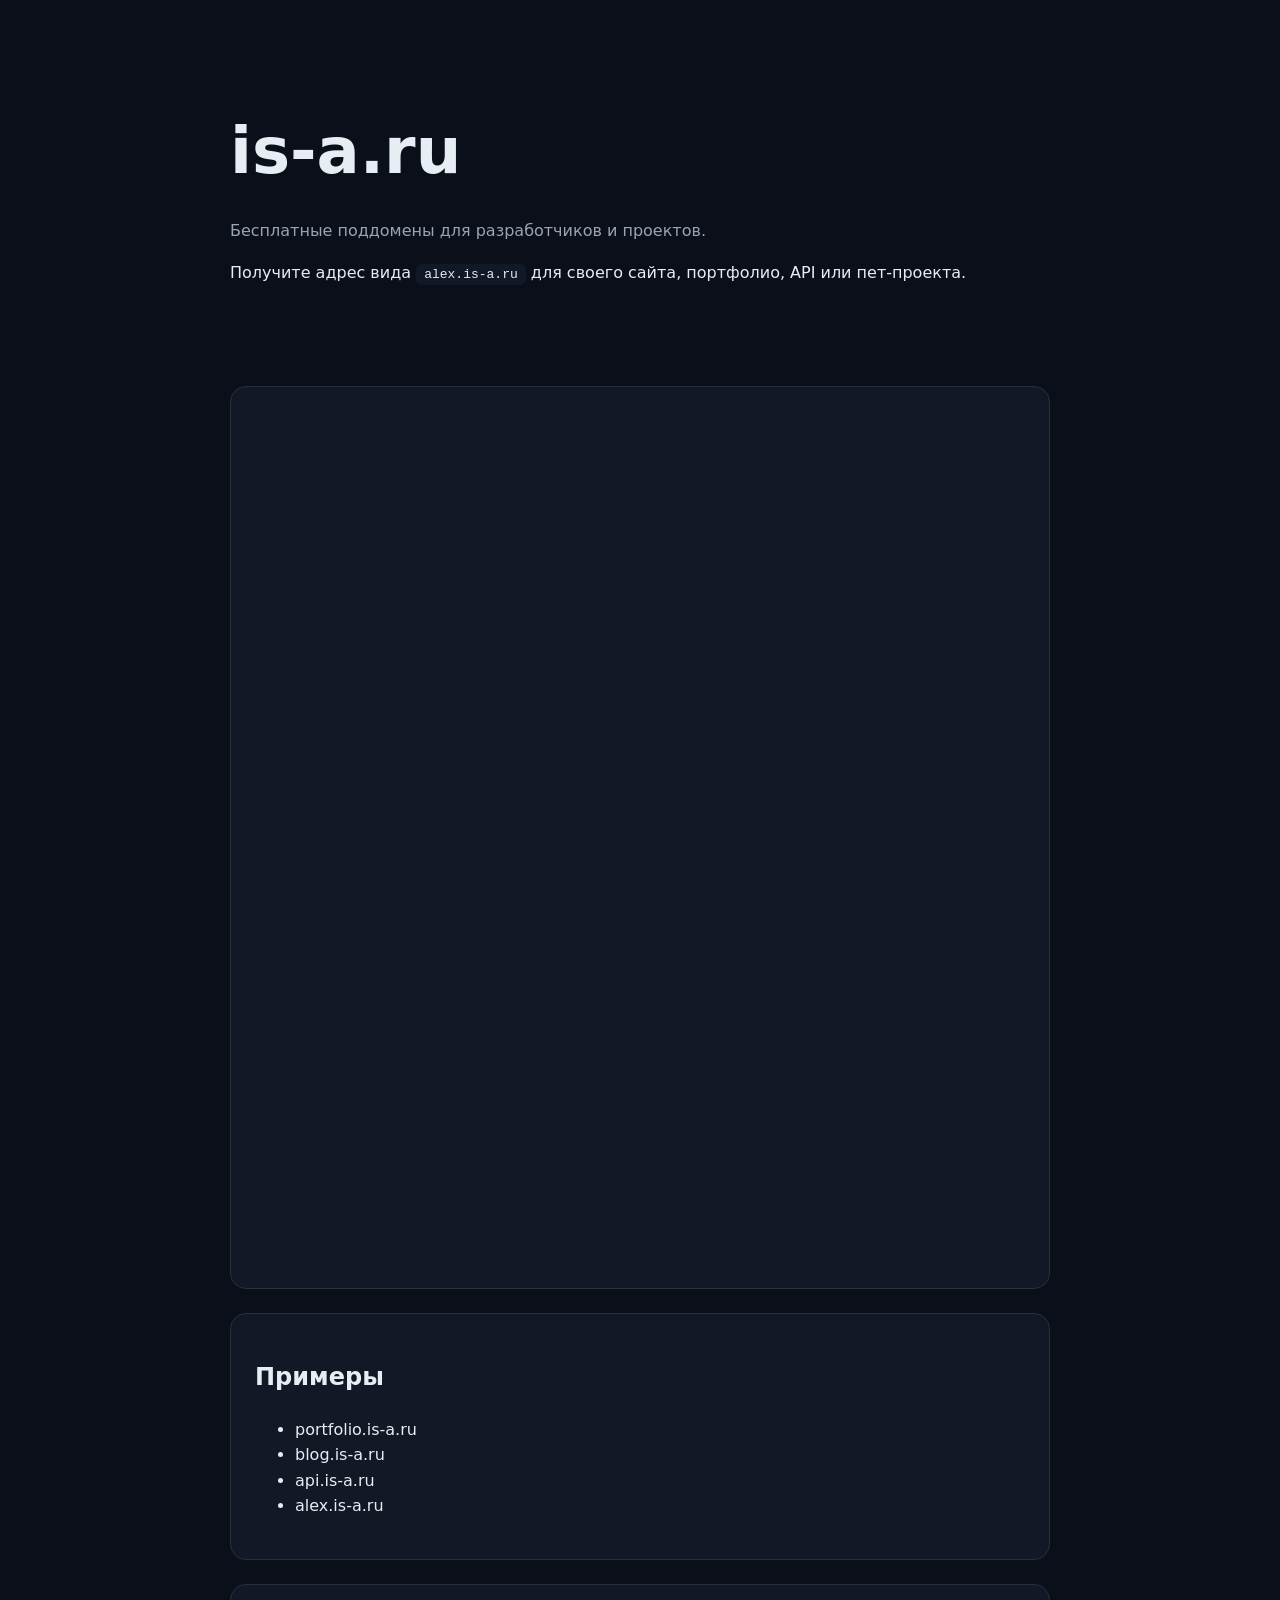
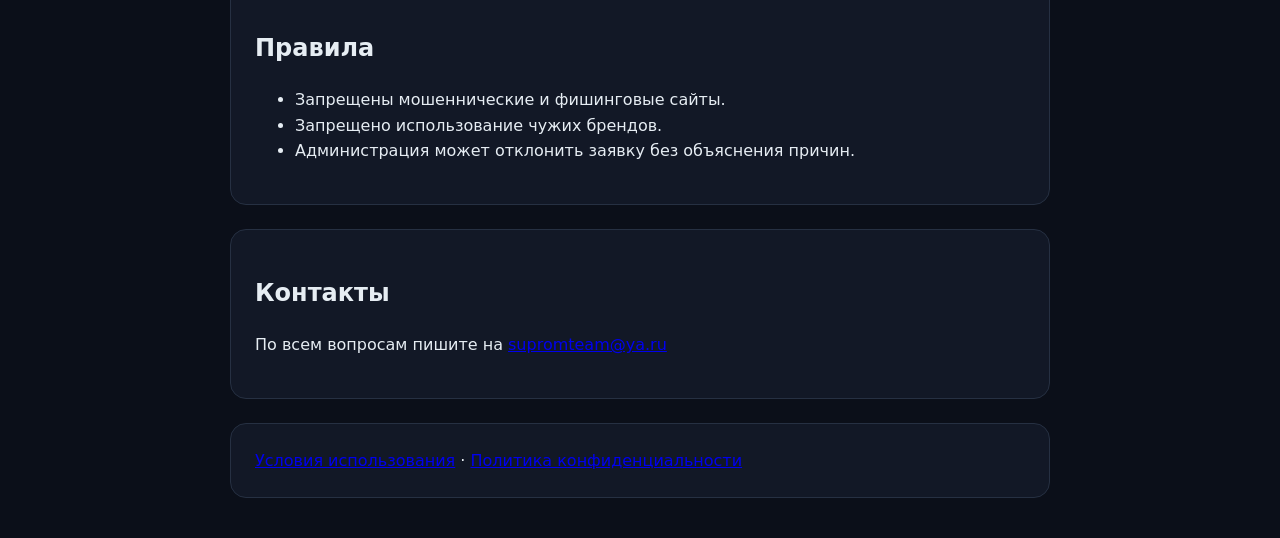
<file: index.html>
<!--
MIT License

Copyright (c) 2026 is-a.ru

Permission is hereby granted, free of charge, to any person obtaining a copy
of this software and associated documentation files (the "Software"), to deal
in the Software without restriction, including without limitation the rights
to use, copy, modify, merge, publish, distribute, sublicense, and/or sell
copies of the Software, and to permit persons to whom the Software is
furnished to do so, subject to the following conditions:

The above copyright notice and this permission notice shall be included in all
copies or substantial portions of the Software.

THE SOFTWARE IS PROVIDED "AS IS", WITHOUT WARRANTY OF ANY KIND, EXPRESS OR
IMPLIED, INCLUDING BUT NOT LIMITED TO THE WARRANTIES OF MERCHANTABILITY,
FITNESS FOR A PARTICULAR PURPOSE AND NONINFRINGEMENT. IN NO EVENT SHALL THE
AUTHORS OR COPYRIGHT HOLDERS BE LIABLE FOR ANY CLAIM, DAMAGES OR OTHER
LIABILITY, WHETHER IN AN ACTION OF CONTRACT, TORT OR OTHERWISE, ARISING FROM,
OUT OF OR IN CONNECTION WITH THE SOFTWARE OR THE USE OR OTHER DEALINGS IN THE
SOFTWARE.
-->

<!DOCTYPE html>
<html lang="ru">
<head>
<meta charset="UTF-8">
<meta name="viewport" content="width=device-width, initial-scale=1.0">
<title>is-a.ru — бесплатные поддомены</title>
<link rel="stylesheet" href="assets/css/styles.css">
</head>
<body>
<div class="hero">
<h1>is-a.ru</h1>
<p class="tag">Бесплатные поддомены для разработчиков и проектов.</p>
<p>Получите адрес вида <code>alex.is-a.ru</code> для своего сайта, портфолио, API или пет-проекта.</p>
</div>

<div class="card">
<iframe src="https://docs.google.com/forms/d/e/1FAIpQLSdk9CYnuvU-hjN_rXlaztlQCrMp1xUDPg95QfHG2NlukkN51w/viewform?embedded=true" width="640" height="846" frameborder="0" marginheight="0" marginwidth="0">Загрузка…</iframe>
</div>

<div class="card">
<h2>Примеры</h2>
<ul>
<li>portfolio.is-a.ru</li>
<li>blog.is-a.ru</li>
<li>api.is-a.ru</li>
<li>alex.is-a.ru</li>
</ul>
</div>

<div class="card">
<h2>Правила</h2>
<ul>
<li>Запрещены мошеннические и фишинговые сайты.</li>
<li>Запрещено использование чужих брендов.</li>
<li>Администрация может отклонить заявку без объяснения причин.</li>
</ul>
</div>

<div class="card">
<h2>Контакты</h2>
<p>По всем вопросам пишите на <a href="mailto:supromteam@ya.ru">supromteam@ya.ru</a></p>
</div>

<div class="card">
<a href="/terms.html">Условия использования</a> ·
<a href="/privacy.html">Политика конфиденциальности</a>
</div>
</body>
</html>
</file>
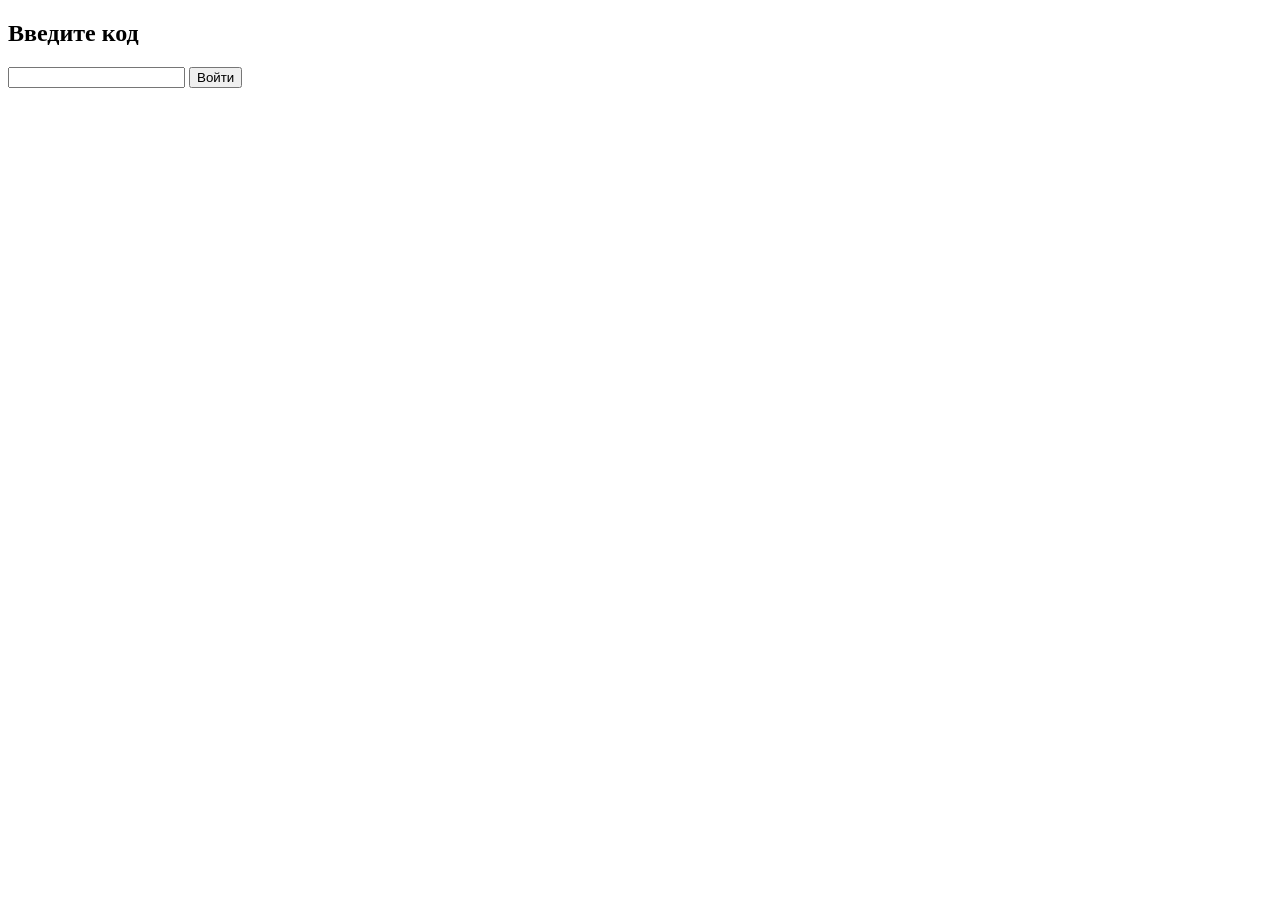
<file: enter-code.html>
<!DOCTYPE html>
<html lang="ru">
<head>
    <meta charset="UTF-8">
    <title>Введите код</title>
</head>
<body>
    <h2>Введите код</h2>

    <input type="password" id="codeInput">
    <button onclick="checkCode()">Войти</button>

    <script>
        const CORRECT_CODE = "68237";
        const REDIRECT_URL = "https://t.me/+xlFiR7Mx01M2ODY6";

        // Проверяем cookie при загрузке страницы
        window.onload = function() {
            if (document.cookie.includes("authorized=true")) {
                window.location.href = REDIRECT_URL;
            }
        };

        function checkCode() {
            const code = document.getElementById("codeInput").value;

            if (code === CORRECT_CODE) {
                // Cookie на 10 лет
                const expires = new Date();
                expires.setFullYear(expires.getFullYear() + 10);

                document.cookie =
                    `authorized=true; expires=${expires.toUTCString()}; path=/; SameSite=Lax`;

                window.location.href = REDIRECT_URL;
            } else {
                alert("Неверный код");
            }
        }
    </script>
</body>
</html>
</file>
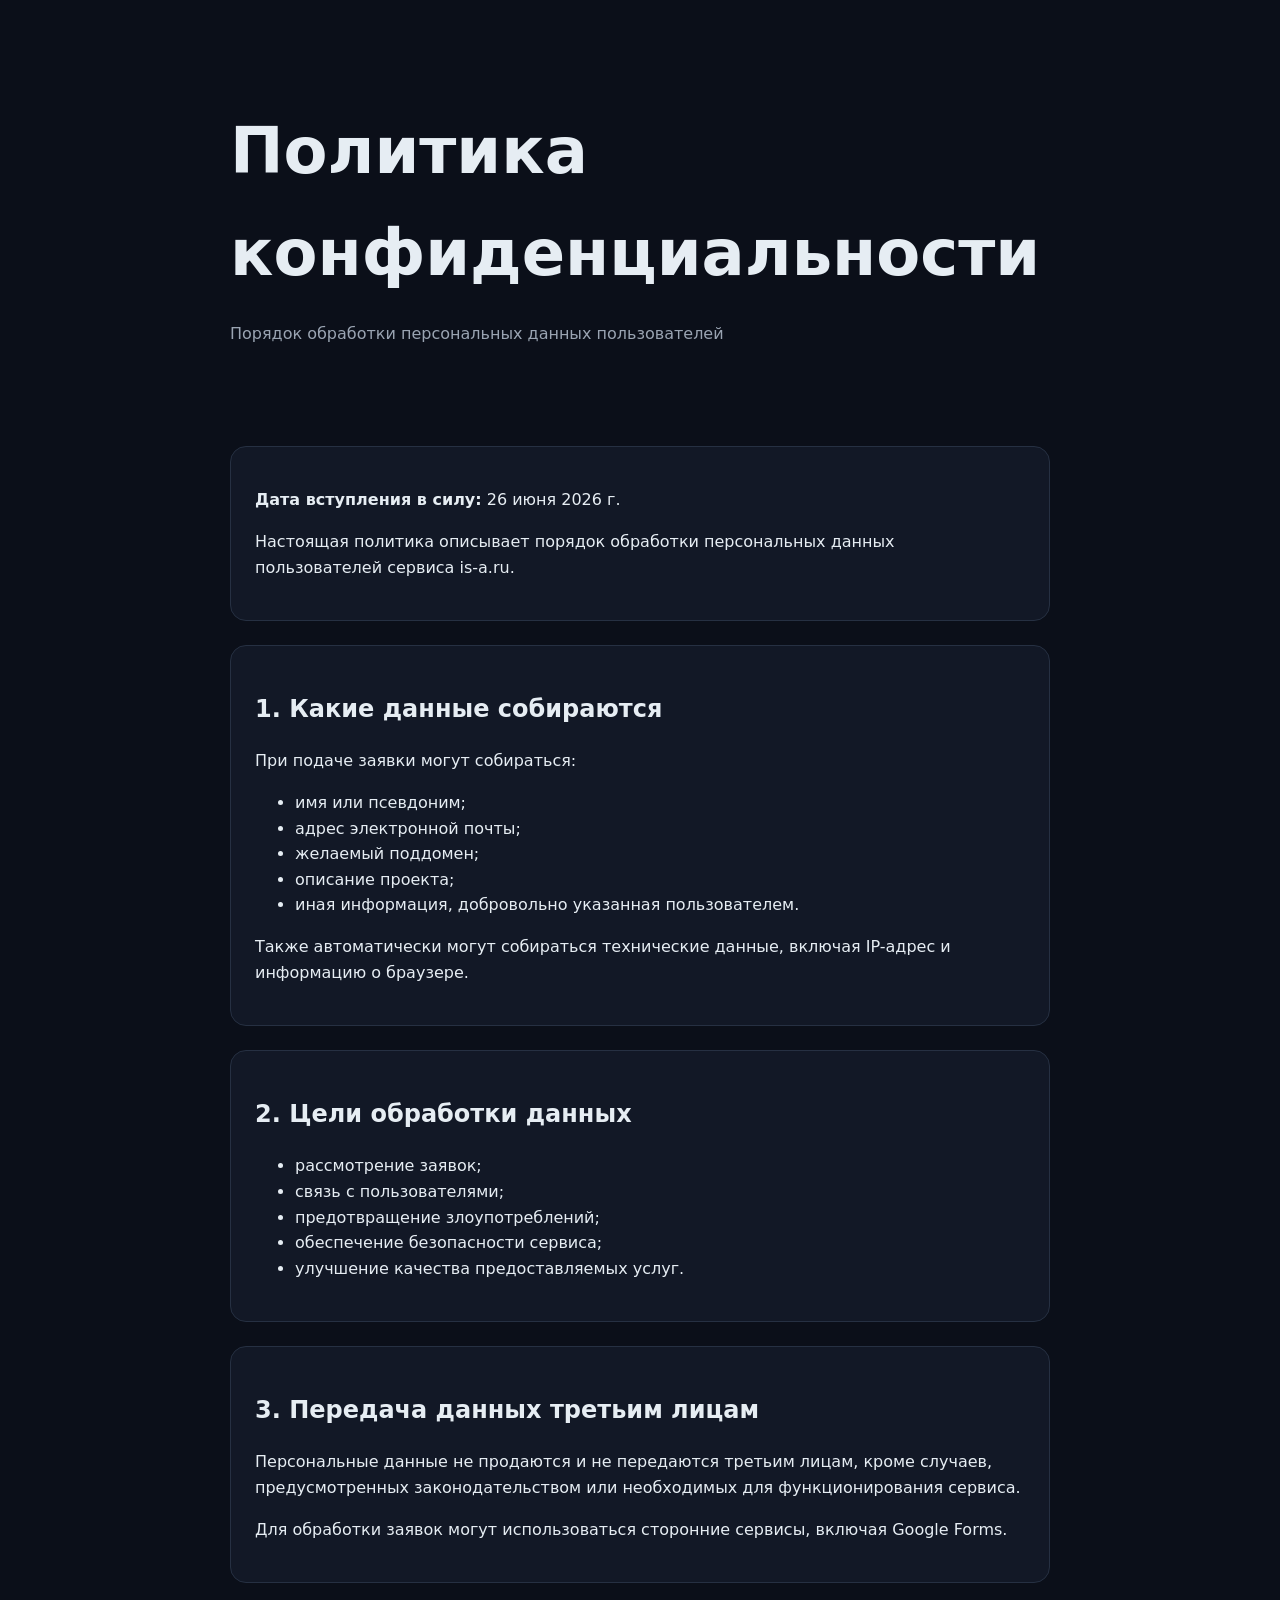
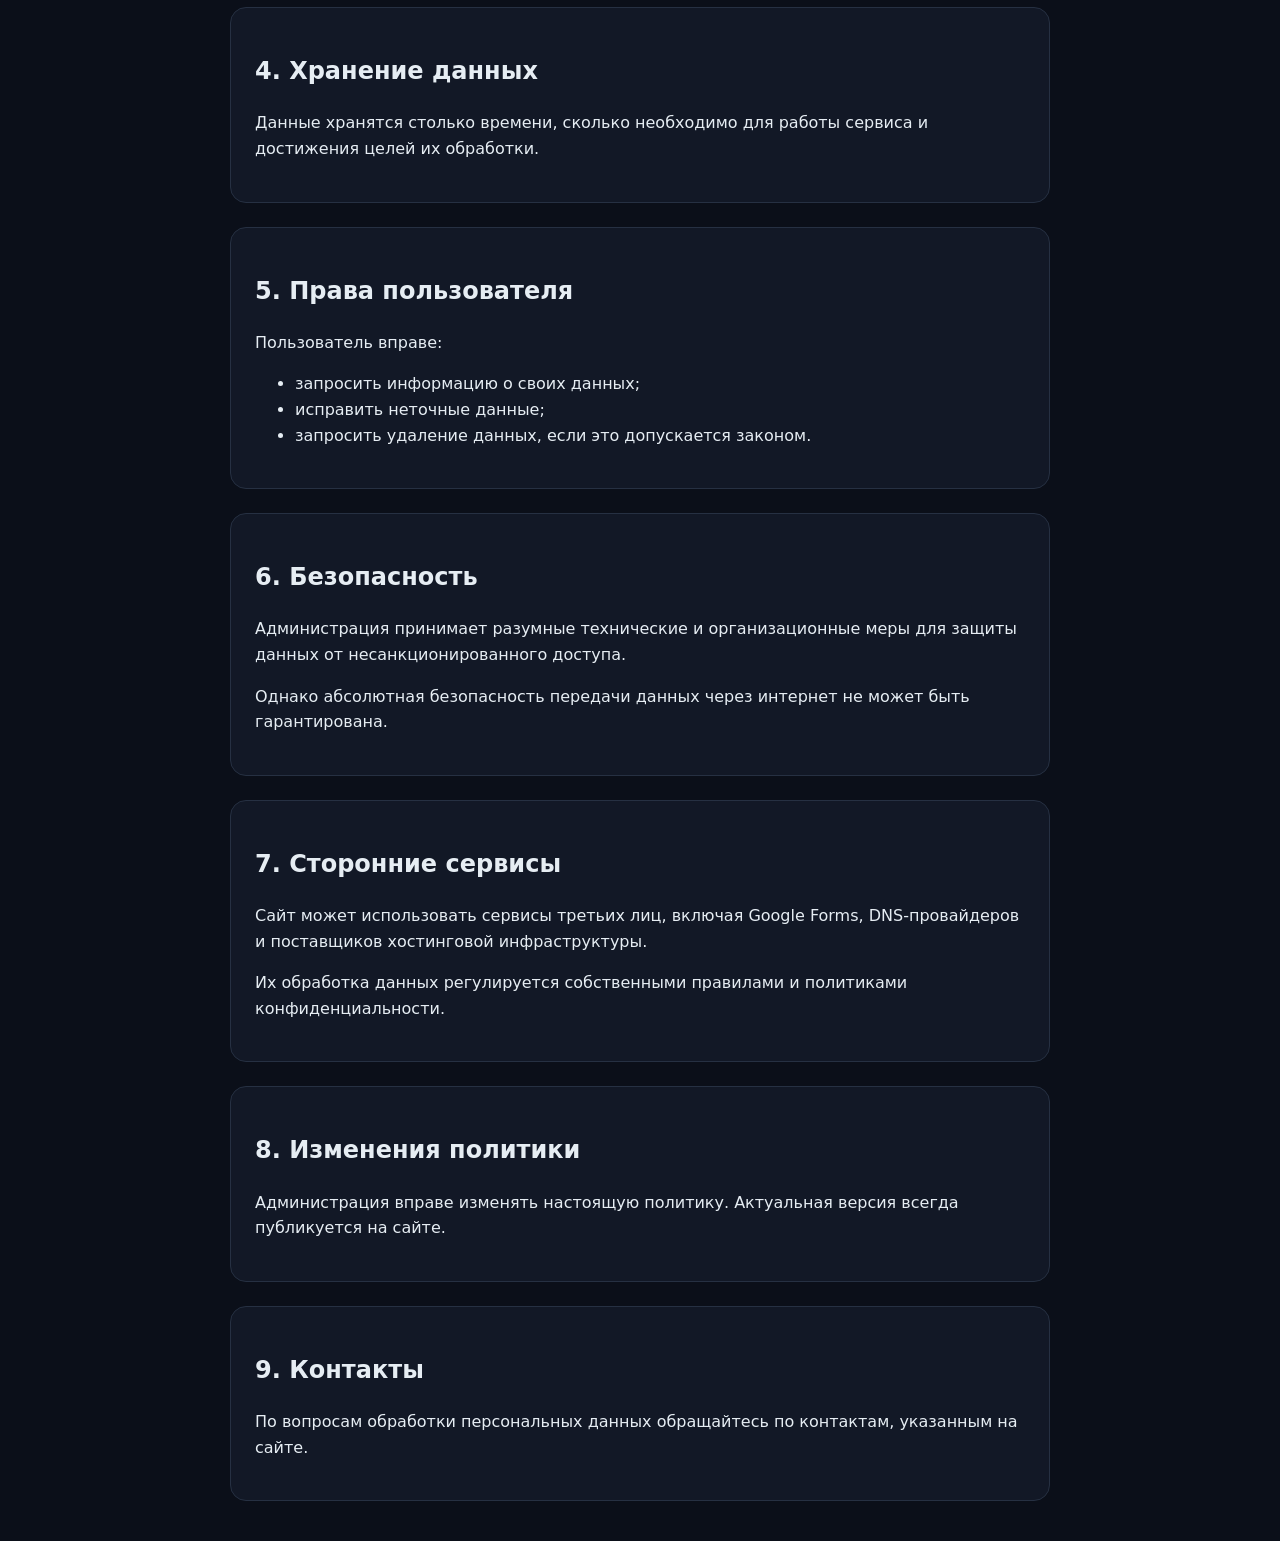
<file: privacy.html>
<!--
MIT License

Copyright (c) 2026 is-a.ru

Permission is hereby granted, free of charge, to any person obtaining a copy
of this software and associated documentation files (the "Software"), to deal
in the Software without restriction, including without limitation the rights
to use, copy, modify, merge, publish, distribute, sublicense, and/or sell
copies of the Software, and to permit persons to whom the Software is
furnished to do so, subject to the following conditions:

The above copyright notice and this permission notice shall be included in all
copies or substantial portions of the Software.

THE SOFTWARE IS PROVIDED "AS IS", WITHOUT WARRANTY OF ANY KIND, EXPRESS OR
IMPLIED, INCLUDING BUT NOT LIMITED TO THE WARRANTIES OF MERCHANTABILITY,
FITNESS FOR A PARTICULAR PURPOSE AND NONINFRINGEMENT. IN NO EVENT SHALL THE
AUTHORS OR COPYRIGHT HOLDERS BE LIABLE FOR ANY CLAIM, DAMAGES OR OTHER
LIABILITY, WHETHER IN AN ACTION OF CONTRACT, TORT OR OTHERWISE, ARISING FROM,
OUT OF OR IN CONNECTION WITH THE SOFTWARE OR THE USE OR OTHER DEALINGS IN THE
SOFTWARE.
-->

<!DOCTYPE html>
<html lang="ru">
<head>
<meta charset="UTF-8">
<meta name="viewport" content="width=device-width, initial-scale=1.0">
<title>Политика конфиденциальности — is-a.ru</title>
<link rel="stylesheet" href="assets/css/styles.css">
</head>
<body>

<div class="hero">
    <h1>Политика конфиденциальности</h1>
    <p class="tag">Порядок обработки персональных данных пользователей</p>
</div>

<div class="card">
    <p><strong>Дата вступления в силу:</strong> 26 июня 2026 г.</p>

    <p>
        Настоящая политика описывает порядок обработки персональных данных
        пользователей сервиса is-a.ru.
    </p>
</div>

<div class="card">
    <h2>1. Какие данные собираются</h2>

    <p>
        При подаче заявки могут собираться:
    </p>

    <ul>
        <li>имя или псевдоним;</li>
        <li>адрес электронной почты;</li>
        <li>желаемый поддомен;</li>
        <li>описание проекта;</li>
        <li>иная информация, добровольно указанная пользователем.</li>
    </ul>

    <p>
        Также автоматически могут собираться технические данные,
        включая IP-адрес и информацию о браузере.
    </p>
</div>

<div class="card">
    <h2>2. Цели обработки данных</h2>

    <ul>
        <li>рассмотрение заявок;</li>
        <li>связь с пользователями;</li>
        <li>предотвращение злоупотреблений;</li>
        <li>обеспечение безопасности сервиса;</li>
        <li>улучшение качества предоставляемых услуг.</li>
    </ul>
</div>

<div class="card">
    <h2>3. Передача данных третьим лицам</h2>

    <p>
        Персональные данные не продаются и не передаются третьим лицам,
        кроме случаев, предусмотренных законодательством или необходимых
        для функционирования сервиса.
    </p>

    <p>
        Для обработки заявок могут использоваться сторонние сервисы,
        включая Google Forms.
    </p>
</div>

<div class="card">
    <h2>4. Хранение данных</h2>

    <p>
        Данные хранятся столько времени, сколько необходимо для работы
        сервиса и достижения целей их обработки.
    </p>
</div>

<div class="card">
    <h2>5. Права пользователя</h2>

    <p>Пользователь вправе:</p>

    <ul>
        <li>запросить информацию о своих данных;</li>
        <li>исправить неточные данные;</li>
        <li>запросить удаление данных, если это допускается законом.</li>
    </ul>
</div>

<div class="card">
    <h2>6. Безопасность</h2>

    <p>
        Администрация принимает разумные технические и организационные меры
        для защиты данных от несанкционированного доступа.
    </p>

    <p>
        Однако абсолютная безопасность передачи данных через интернет
        не может быть гарантирована.
    </p>
</div>

<div class="card">
    <h2>7. Сторонние сервисы</h2>

    <p>
        Сайт может использовать сервисы третьих лиц, включая Google Forms,
        DNS-провайдеров и поставщиков хостинговой инфраструктуры.
    </p>

    <p>
        Их обработка данных регулируется собственными правилами
        и политиками конфиденциальности.
    </p>
</div>

<div class="card">
    <h2>8. Изменения политики</h2>

    <p>
        Администрация вправе изменять настоящую политику.
        Актуальная версия всегда публикуется на сайте.
    </p>
</div>

<div class="card">
    <h2>9. Контакты</h2>

    <p>
        По вопросам обработки персональных данных обращайтесь
        по контактам, указанным на сайте.
    </p>
</div>

</body>
</html>
</file>
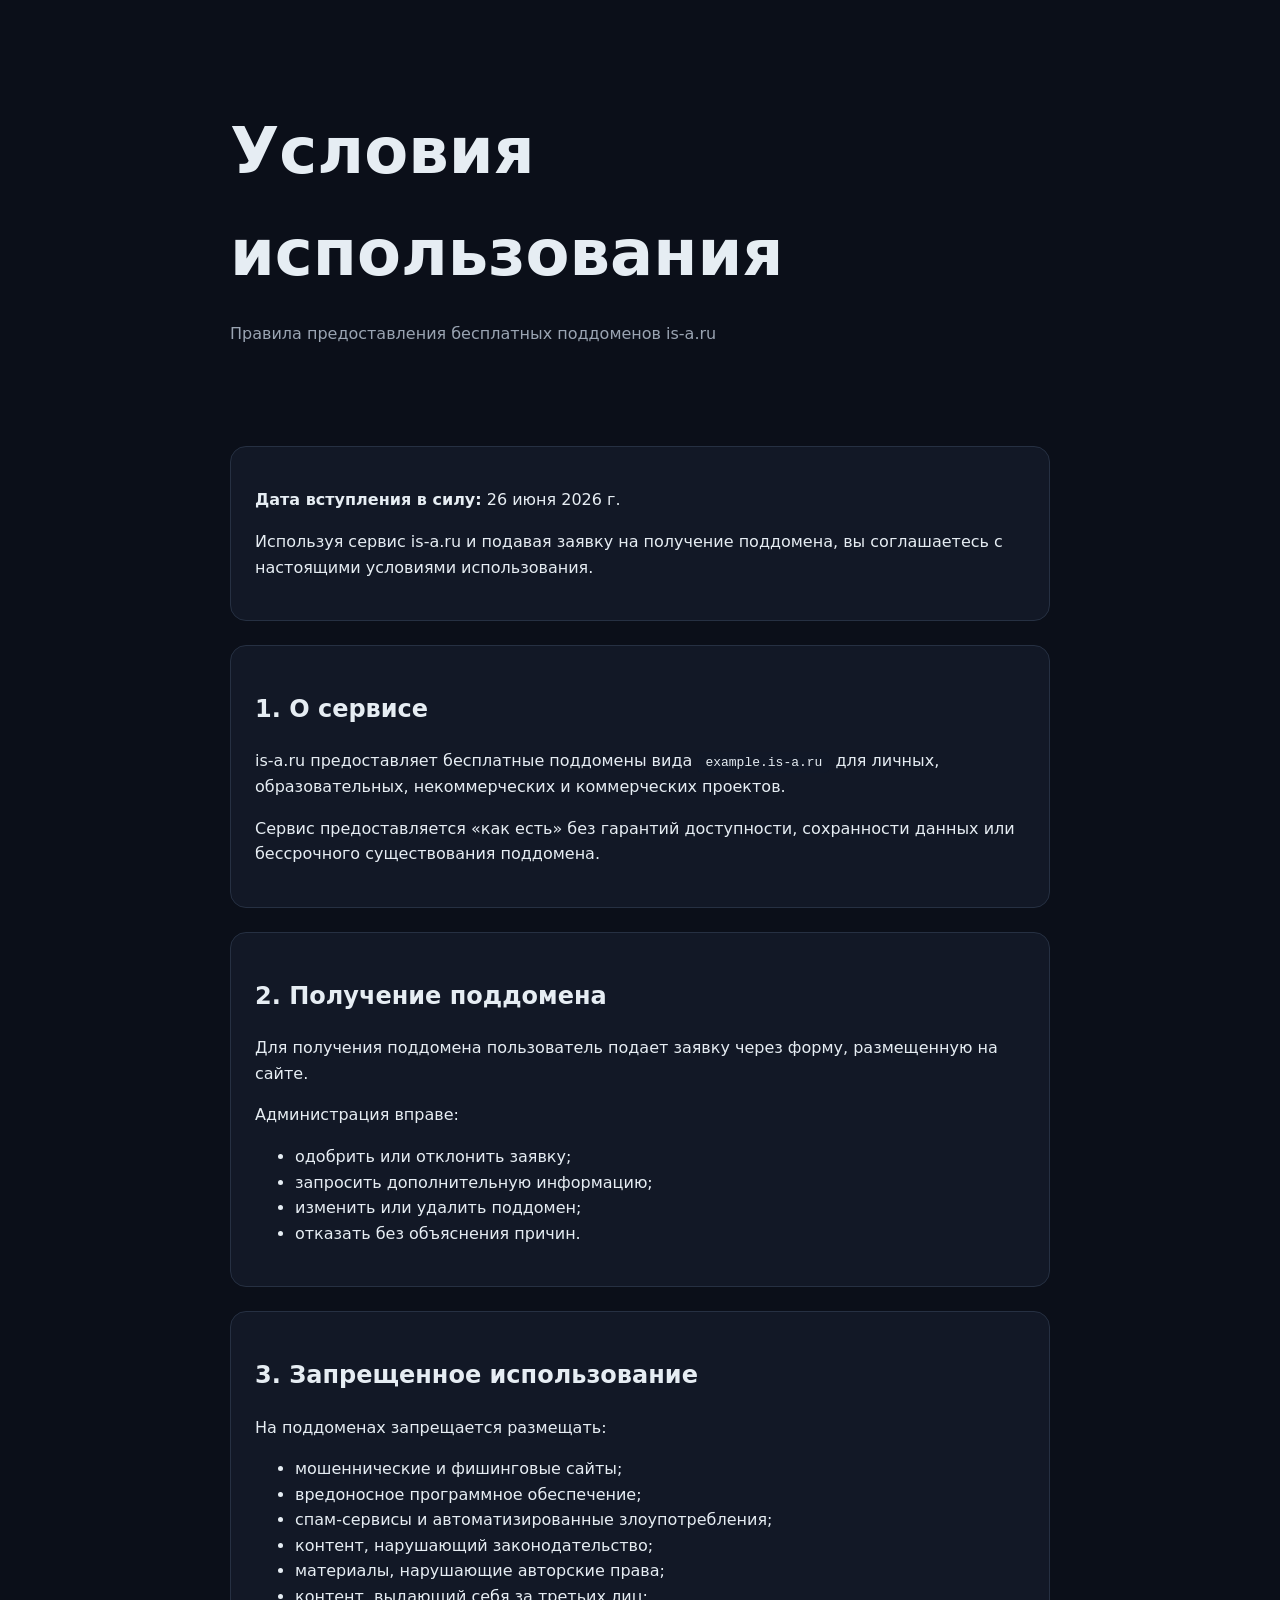
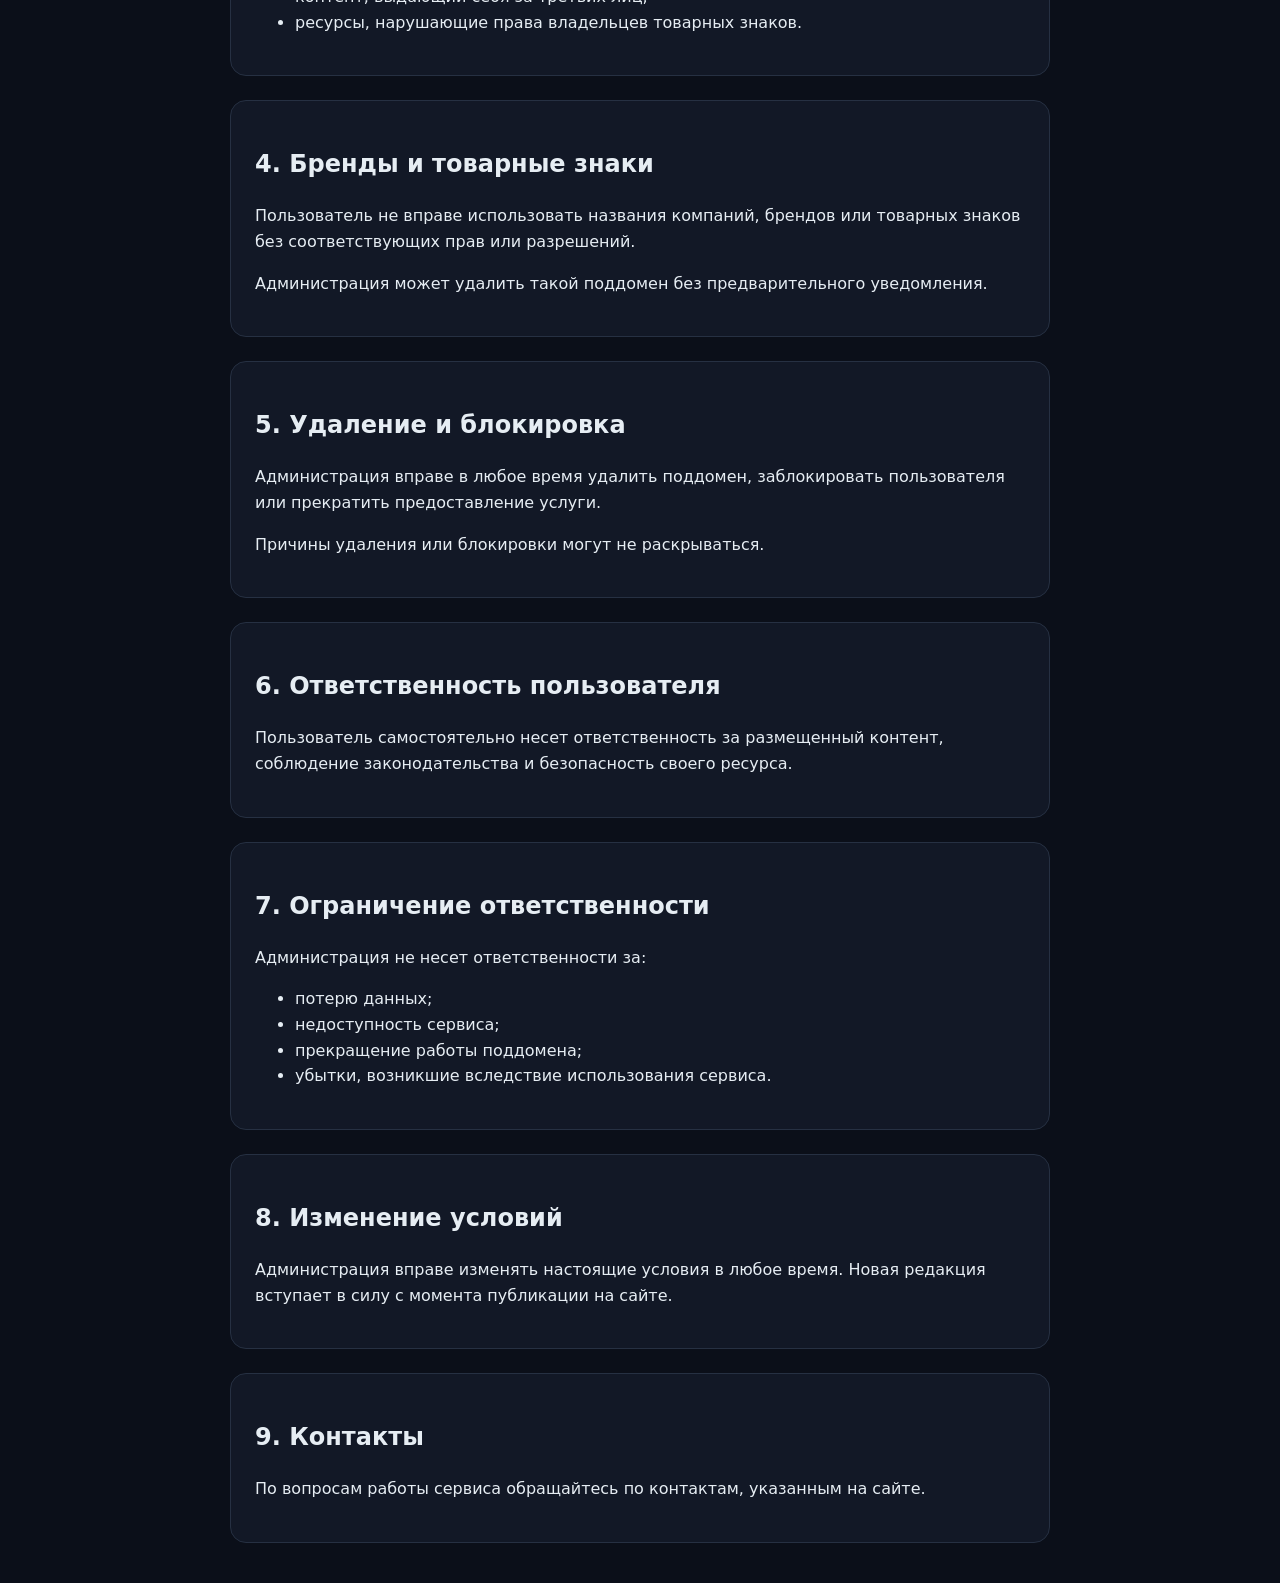
<file: terms.html>
<!--
MIT License

Copyright (c) 2026 is-a.ru

Permission is hereby granted, free of charge, to any person obtaining a copy
of this software and associated documentation files (the "Software"), to deal
in the Software without restriction, including without limitation the rights
to use, copy, modify, merge, publish, distribute, sublicense, and/or sell
copies of the Software, and to permit persons to whom the Software is
furnished to do so, subject to the following conditions:

The above copyright notice and this permission notice shall be included in all
copies or substantial portions of the Software.

THE SOFTWARE IS PROVIDED "AS IS", WITHOUT WARRANTY OF ANY KIND, EXPRESS OR
IMPLIED, INCLUDING BUT NOT LIMITED TO THE WARRANTIES OF MERCHANTABILITY,
FITNESS FOR A PARTICULAR PURPOSE AND NONINFRINGEMENT. IN NO EVENT SHALL THE
AUTHORS OR COPYRIGHT HOLDERS BE LIABLE FOR ANY CLAIM, DAMAGES OR OTHER
LIABILITY, WHETHER IN AN ACTION OF CONTRACT, TORT OR OTHERWISE, ARISING FROM,
OUT OF OR IN CONNECTION WITH THE SOFTWARE OR THE USE OR OTHER DEALINGS IN THE
SOFTWARE.
-->

<!DOCTYPE html>
<html lang="ru">
<head>
<meta charset="UTF-8">
<meta name="viewport" content="width=device-width, initial-scale=1.0">
<title>Условия использования — is-a.ru</title>
<link rel="stylesheet" href="assets/css/styles.css">
</head>
<body>

<div class="hero">
    <h1>Условия использования</h1>
    <p class="tag">Правила предоставления бесплатных поддоменов is-a.ru</p>
</div>

<div class="card">
    <p><strong>Дата вступления в силу:</strong> 26 июня 2026 г.</p>

    <p>
        Используя сервис is-a.ru и подавая заявку на получение поддомена,
        вы соглашаетесь с настоящими условиями использования.
    </p>
</div>

<div class="card">
    <h2>1. О сервисе</h2>

    <p>
        is-a.ru предоставляет бесплатные поддомены вида
        <code>example.is-a.ru</code> для личных, образовательных,
        некоммерческих и коммерческих проектов.
    </p>

    <p>
        Сервис предоставляется «как есть» без гарантий доступности,
        сохранности данных или бессрочного существования поддомена.
    </p>
</div>

<div class="card">
    <h2>2. Получение поддомена</h2>

    <p>
        Для получения поддомена пользователь подает заявку через форму,
        размещенную на сайте.
    </p>

    <p>Администрация вправе:</p>

    <ul>
        <li>одобрить или отклонить заявку;</li>
        <li>запросить дополнительную информацию;</li>
        <li>изменить или удалить поддомен;</li>
        <li>отказать без объяснения причин.</li>
    </ul>
</div>

<div class="card">
    <h2>3. Запрещенное использование</h2>

    <p>На поддоменах запрещается размещать:</p>

    <ul>
        <li>мошеннические и фишинговые сайты;</li>
        <li>вредоносное программное обеспечение;</li>
        <li>спам-сервисы и автоматизированные злоупотребления;</li>
        <li>контент, нарушающий законодательство;</li>
        <li>материалы, нарушающие авторские права;</li>
        <li>контент, выдающий себя за третьих лиц;</li>
        <li>ресурсы, нарушающие права владельцев товарных знаков.</li>
    </ul>
</div>

<div class="card">
    <h2>4. Бренды и товарные знаки</h2>

    <p>
        Пользователь не вправе использовать названия компаний,
        брендов или товарных знаков без соответствующих прав
        или разрешений.
    </p>

    <p>
        Администрация может удалить такой поддомен без предварительного уведомления.
    </p>
</div>

<div class="card">
    <h2>5. Удаление и блокировка</h2>

    <p>
        Администрация вправе в любое время удалить поддомен,
        заблокировать пользователя или прекратить предоставление услуги.
    </p>

    <p>
        Причины удаления или блокировки могут не раскрываться.
    </p>
</div>

<div class="card">
    <h2>6. Ответственность пользователя</h2>

    <p>
        Пользователь самостоятельно несет ответственность за
        размещенный контент, соблюдение законодательства и безопасность
        своего ресурса.
    </p>
</div>

<div class="card">
    <h2>7. Ограничение ответственности</h2>

    <p>
        Администрация не несет ответственности за:
    </p>

    <ul>
        <li>потерю данных;</li>
        <li>недоступность сервиса;</li>
        <li>прекращение работы поддомена;</li>
        <li>убытки, возникшие вследствие использования сервиса.</li>
    </ul>
</div>

<div class="card">
    <h2>8. Изменение условий</h2>

    <p>
        Администрация вправе изменять настоящие условия в любое время.
        Новая редакция вступает в силу с момента публикации на сайте.
    </p>
</div>

<div class="card">
    <h2>9. Контакты</h2>

    <p>
        По вопросам работы сервиса обращайтесь по контактам,
        указанным на сайте.
    </p>
</div>

</body>
</html>
</file>
<file: assets/css/styles.css>
/*
MIT License

Copyright (c) 2026 is-a.ru

Permission is hereby granted, free of charge, to any person obtaining a copy
of this software and associated documentation files (the "Software"), to deal
in the Software without restriction, including without limitation the rights
to use, copy, modify, merge, publish, distribute, sublicense, and/or sell
copies of the Software, and to permit persons to whom the Software is
furnished to do so, subject to the following conditions:

The above copyright notice and this permission notice shall be included in all
copies or substantial portions of the Software.

THE SOFTWARE IS PROVIDED "AS IS", WITHOUT WARRANTY OF ANY KIND, EXPRESS OR
IMPLIED, INCLUDING BUT NOT LIMITED TO THE WARRANTIES OF MERCHANTABILITY,
FITNESS FOR A PARTICULAR PURPOSE AND NONINFRINGEMENT. IN NO EVENT SHALL THE
AUTHORS OR COPYRIGHT HOLDERS BE LIABLE FOR ANY CLAIM, DAMAGES OR OTHER
LIABILITY, WHETHER IN AN ACTION OF CONTRACT, TORT OR OTHERWISE, ARISING FROM,
OUT OF OR IN CONNECTION WITH THE SOFTWARE OR THE USE OR OTHER DEALINGS IN THE
SOFTWARE.
*/

/*body{font-family:system-ui,sans-serif;max-width:900px;margin:0 auto;padding:40px;line-height:1.6;}
.hero{padding:60px 0}
h1{font-size:3rem;margin:0}
.tag{opacity:.7}
.card{border:1px solid #ddd;border-radius:12px;padding:20px;margin-top:20px}
input,textarea{width:100%;padding:12px;margin:8px 0;box-sizing:border-box}
button{padding:12px 20px;cursor:pointer}
code{background:#f4f4f4;padding:2px 6px;border-radius:4px}*/

:root{
--bg:#0b0f19;
--panel:#121826;
--border:#263042;
--text:#e6edf3;
--muted:#9aa4b2;
}
*{box-sizing:border-box}
body{font-family:system-ui,sans-serif;background:var(--bg);color:var(--text);max-width:900px;margin:auto;padding:40px;line-height:1.6}
.hero{padding:60px 0}
h1{font-size:4rem;margin:0}
.tag{color:var(--muted)}
.card{background:var(--panel);border:1px solid var(--border);border-radius:16px;padding:24px;margin-top:24px}
input,textarea{width:100%;padding:14px;margin:8px 0 16px;border-radius:10px;border:1px solid var(--border);background:#0f172a;color:var(--text)}
button{padding:14px 22px;border:none;border-radius:10px;cursor:pointer}
code{background:#111827;padding:3px 8px;border-radius:6px}
</file>
